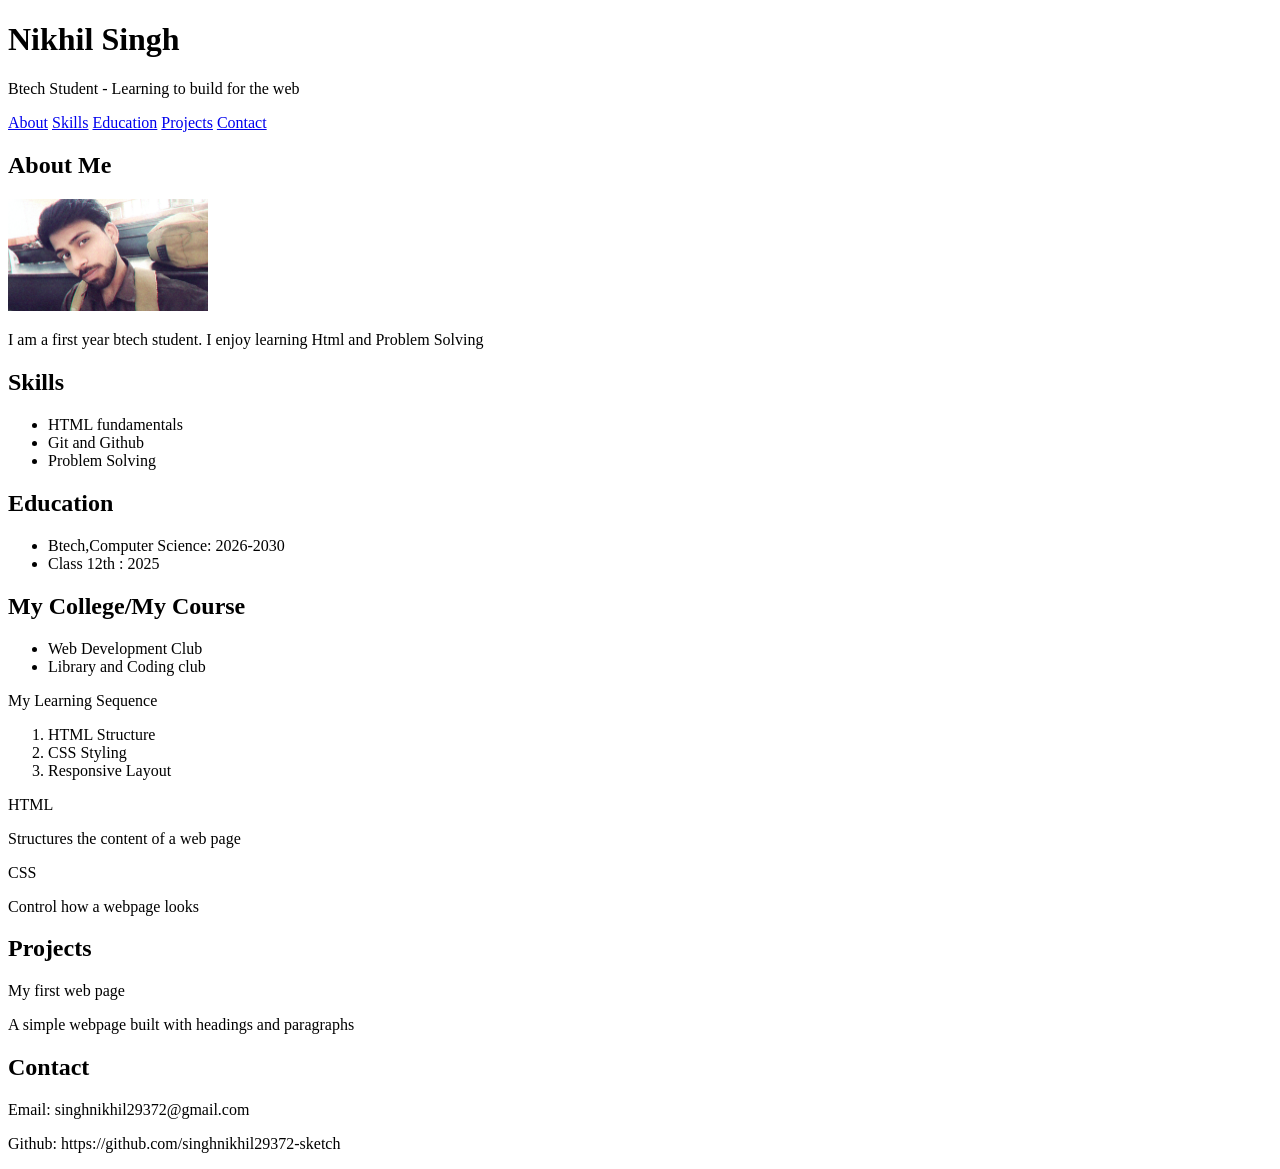
<file: Assignment-1/index.html>
<!DOCTYPE html>
<html lang="en">
<head>
    <meta charset="UTF-8">
    <meta name="viewport" content="width=device-width, initial-scale=1.0">
    <title>Portfolio </title>
</head>
<body>
    <header>
    <h1>Nikhil Singh </h1>

    <p>Btech Student - Learning to build for the web</p>
    <nav>
        <a href="#about">About</a>
        <a href="#skills">Skills</a>
        <a href="#education">Education</a>
        <a href="#projects">Projects</a>
        <a href="#contact">Contact</a>


    </nav>
</header>
<main>
    <section id ="about">
    <h2>About Me</h2>
    <img src="myimage.jpeg" alt="MyPhpto" width="200px">

    
    <p>I am a first year btech student. I enjoy learning Html and Problem Solving</p>
    </section>
    <section id ="skills" >
    <h2>Skills</h2>
    <ul>
        <li> HTML fundamentals</li>
        <li> Git and Github</li>
        <li>Problem Solving</li>
    </ul>
    </section>
    <section id ="education">
    <h2>Education</h2>
    <ul>
        <li>Btech,Computer Science: 2026-2030</li>
        <li>Class 12th : 2025</li>
    </ul>
</section>
<section>
    <h2>My College/My Course</h2>
    <ul>
        <li>Web Development Club</li>
        <li>Library and Coding club</li>
    </ul>
    <p>My Learning Sequence</p>
    <ol>
        <li>HTML Structure</li>
        <li>CSS Styling</li>
        <li>Responsive Layout</li>
    </ol>
    <dl>
        <dt>HTML</dt>
        <dl> Structures the content of a web page</dl>
        <dt>CSS</dt>
        <dl> Control how a webpage looks</dl>
    </dl>
</section>
<section id ="projects">
    <h2>Projects</h2>

    <p>My first web page</p>
    <p>A simple webpage built with headings and paragraphs</p>
    </section>
</main>
<footer id ="contact">
    <h2>Contact</h2>
    <p>Email: singhnikhil29372@gmail.com</p>
    <p>Github: https://github.com/singhnikhil29372-sketch</p>
    </footer>
</body>
</html>
</file>
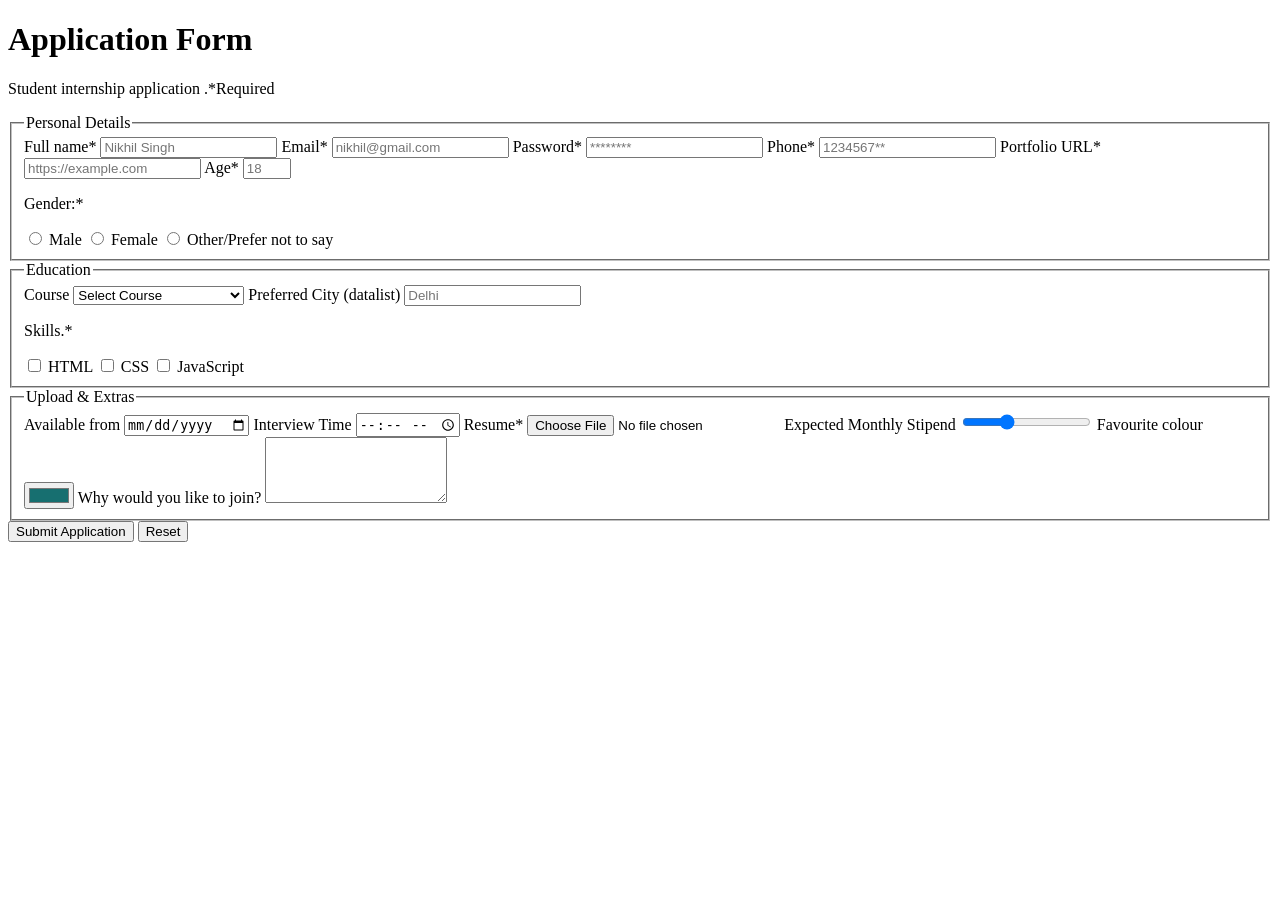
<file: Assignment-2/index.html>
<!DOCTYPE html>
<html lang="en">
<head>
    <meta charset="UTF-8">
    <meta name="viewport" content="width=device-width, initial-scale=1.0">
    <title>Student internship job</title>
</head>
<body>
    <h1>Application Form</h1>
    <p>Student internship application .*Required</p>
    <form id="applicationForm">
        <fieldset>
            <!--Personal Details-->
            <legend>Personal Details</legend>
        <label for="name"> Full name*</label>
        <input type="text" id="name" placeholder="Nikhil Singh" required/>

        <label for="email">Email*</label>
        <input type="email" id="email"  placeholder="nikhil@gmail.com" required/>

        <label for="pass">Password*</label>
        <input type="password" id="pass" placeholder="********" required/>

        <label for="phone">Phone*</label>
        <input id="phone"  type="tel" placeholder="1234567**" pattern="[0-9]{10}" required/>

        <label for="url">Portfolio URL*</label>
        <input type="url" id="url" placeholder="https://example.com" required/>

        <label for="age">Age*</label>

        <input type="number" id="age" min="18" max="90" placeholder="18" required/>


       <p> Gender:*</p>
        <input id="male" type="radio" name="gender" value="male" required> 
        <label for="male">Male</label>
        <input id="female" type="radio" name="gender" value="Female" required> 
        <label for="female">Female</label>
        <input id="other" type="radio" name="gender" value="other/prefer not to say" required>
        <label for="other"> Other/Prefer not to say </label>

</fieldset>
<fieldset>
    <!--Education-->
    <legend>Education</legend>
    <label for="course" >Course</label>
    <select id="course" required>
        <option value="">Select Course</option>
        <option>Btech-Computer Science</option>
    <option>BCA</option>
    <option>MCA</option>
    <option>BBA</option>


    </select>

    <label for="city">Preferred City (datalist)</label>
            <input type="text" id="city" list="cities" placeholder="Delhi">

            <datalist id="cities">
                <option value="Delhi">
                <option value="Noida">
                <option value="Mumbai">
                <option value="Bangalore">
                <option value="Lucknow">
            </datalist>

            <p>Skills.*</p>
            <input type="checkbox" id="html" value="HTML"/>
            <label for="html">HTML</label>
            <input type="checkbox" id="css" value="CSS"/>
            <label for="css">CSS</label>
            <input type="checkbox" id="js" value="JavaScript"/>
            <label for="js">JavaScript</label>

</fieldset>
<fieldset>
    <legend>Upload & Extras</legend>
    <label for="av">Available from</label>
    <input type="date" id="av" placeholder="15/11/2026"/>

    <label for="time">Interview Time</label>
    <input id="time" type="time" placeholder="10:30 pm"/>

    <label for="resume">Resume*</label>
    <input id="resume" type="file" required/>

    <label for="stipend">Expected Monthly Stipend</label>
    <input id="stipend" type="range" min="5000" max="20000" step="1000" value="10000"/>

    <label for="color">Favourite colour</label>
    <input type="color" id="color" value="#176f70">

    <label for="reason">Why would you like to join?</label>
    <textarea id="reason" rows="4" placeholder="Write your reason here"> </textarea>



</fieldset>
<button type="submit"> Submit Application </button>
<button type="reset">Reset</button>
    </form>
</body>
</html>
</file>
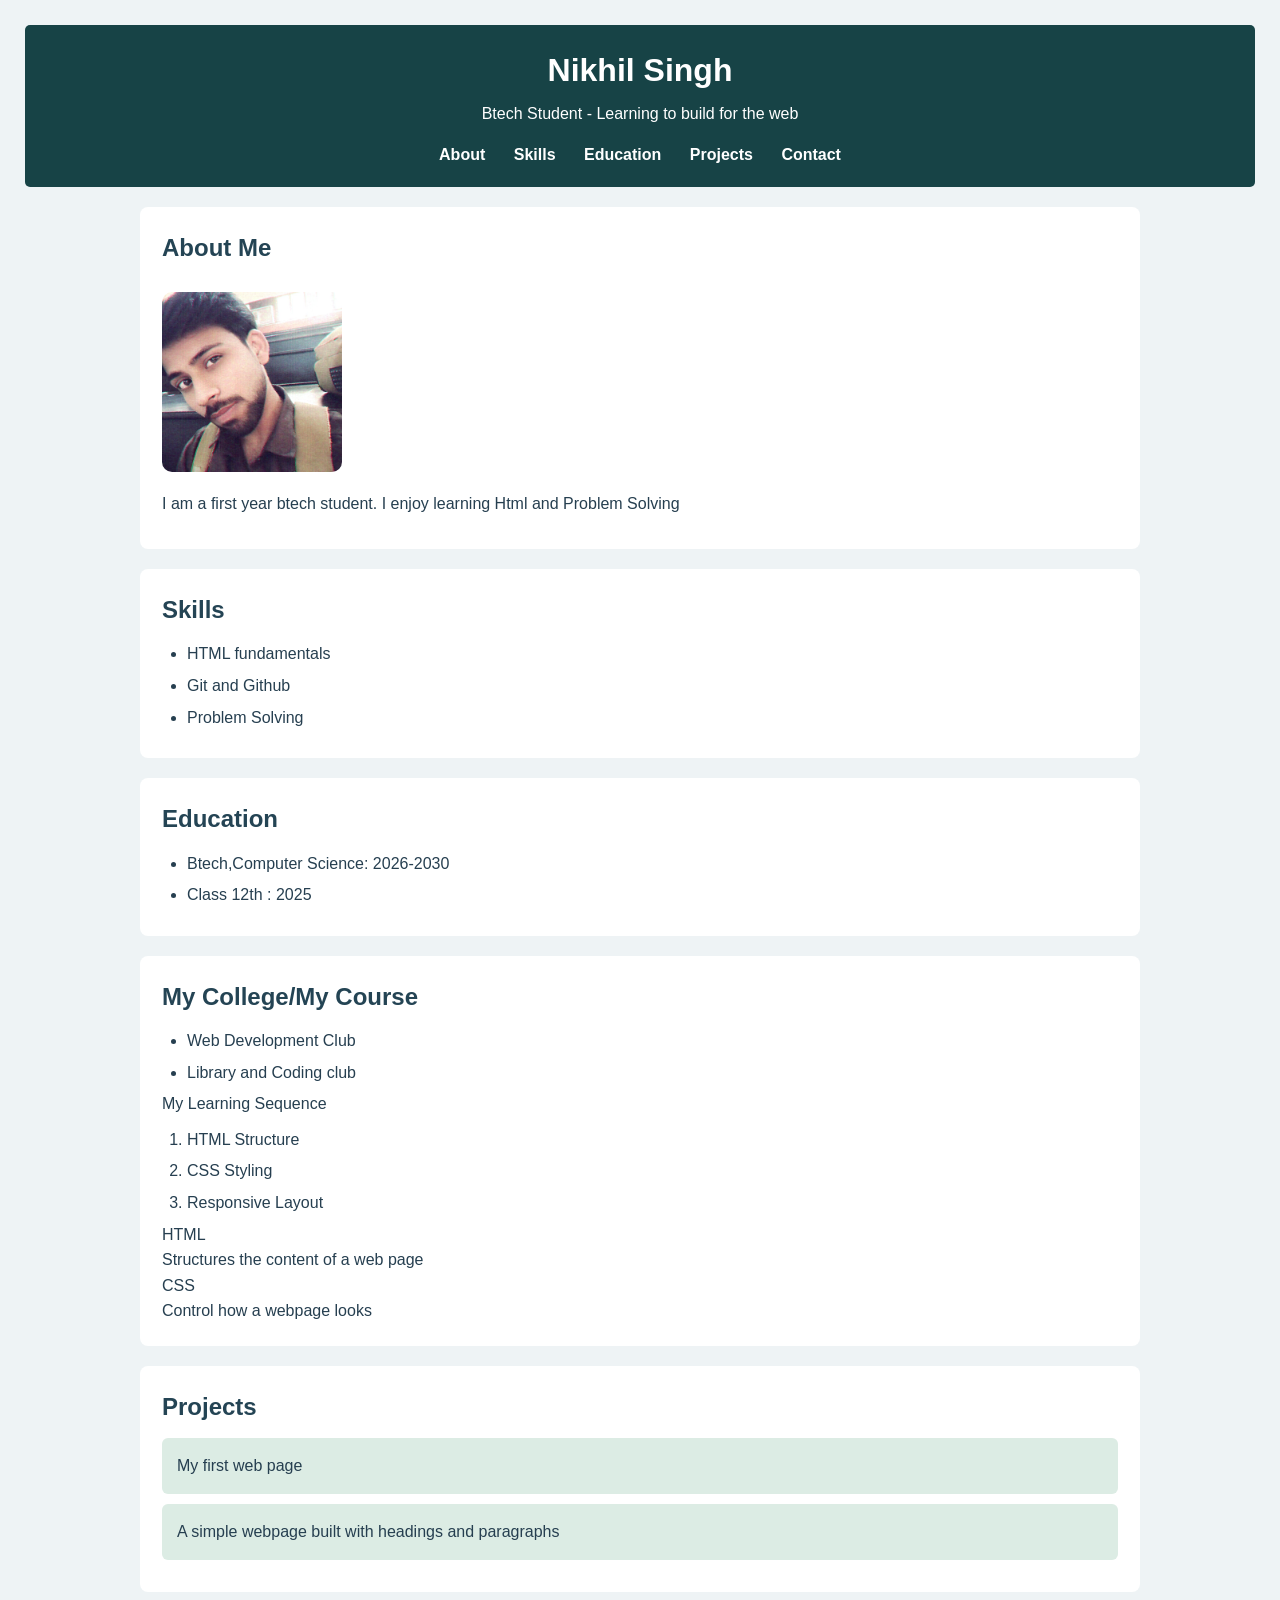
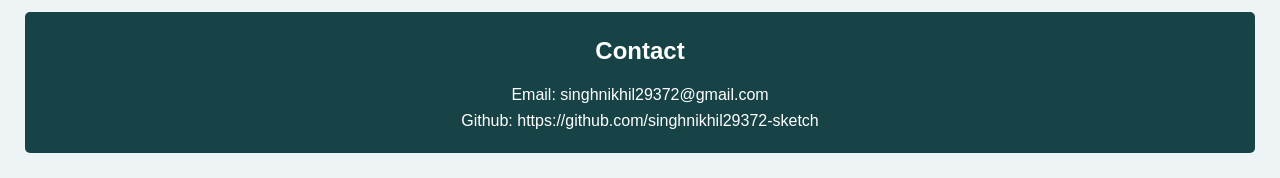
<file: Assignment-4/index.html>
<!DOCTYPE html>
<html lang="en">
<head>
    <meta charset="UTF-8">
    <meta name="viewport" content="width=device-width, initial-scale=1.0">
    <title>Portfolio - Stage 6</title>
  <link rel="stylesheet" href="style.css" />
</head>
<body>
    <header>
    <h1>Nikhil Singh</h1>

    <p>Btech Student - Learning to build for the web</p>
    <nav>
        <a href="#about">About</a>
        <a href="#skills">Skills</a>
        <a href="#education">Education</a>
        <a href="#projects">Projects</a>
        <a href="#contact">Contact</a>


    </nav>
</header>
<main>
    <section id ="about">
    <h2>About Me</h2>
    <img src= "myimage.jpeg" alt="MyPhpto" width="200px"/>
    <p>I am a first year btech student. I enjoy learning Html and Problem Solving</p>
    </section>
    <section id ="skills" >
    <h2>Skills</h2>
    <ul>
        <li> HTML fundamentals</li>
        <li> Git and Github</li>
        <li>Problem Solving</li>
    </ul>
    </section>
    <section id ="education">
    <h2>Education</h2>
    <ul>
        <li>Btech,Computer Science: 2026-2030</li>
        <li>Class 12th : 2025</li>
    </ul>
</section>
<section>
    <h2>My College/My Course</h2>
    <ul>
        <li>Web Development Club</li>
        <li>Library and Coding club</li>
    </ul>
    <p>My Learning Sequence</p>
    <ol>
        <li>HTML Structure</li>
        <li>CSS Styling</li>
        <li>Responsive Layout</li>
    </ol>
    <dl>
        <dt>HTML</dt>
        <dl> Structures the content of a web page</dl>
        <dt>CSS</dt>
        <dl> Control how a webpage looks</dl>
    </dl>
</section>
<section id ="projects">
    <h2>Projects</h2>

    <p>My first web page</p>
    <p>A simple webpage built with headings and paragraphs</p>
    </section>
</main>
<footer id ="contact">
    <h2>Contact</h2>
    <p>Email: singhnikhil29372@gmail.com</p>
    <p>Github: https://github.com/singhnikhil29372-sketch</p>
    </footer>
</body>
</html>
</file>
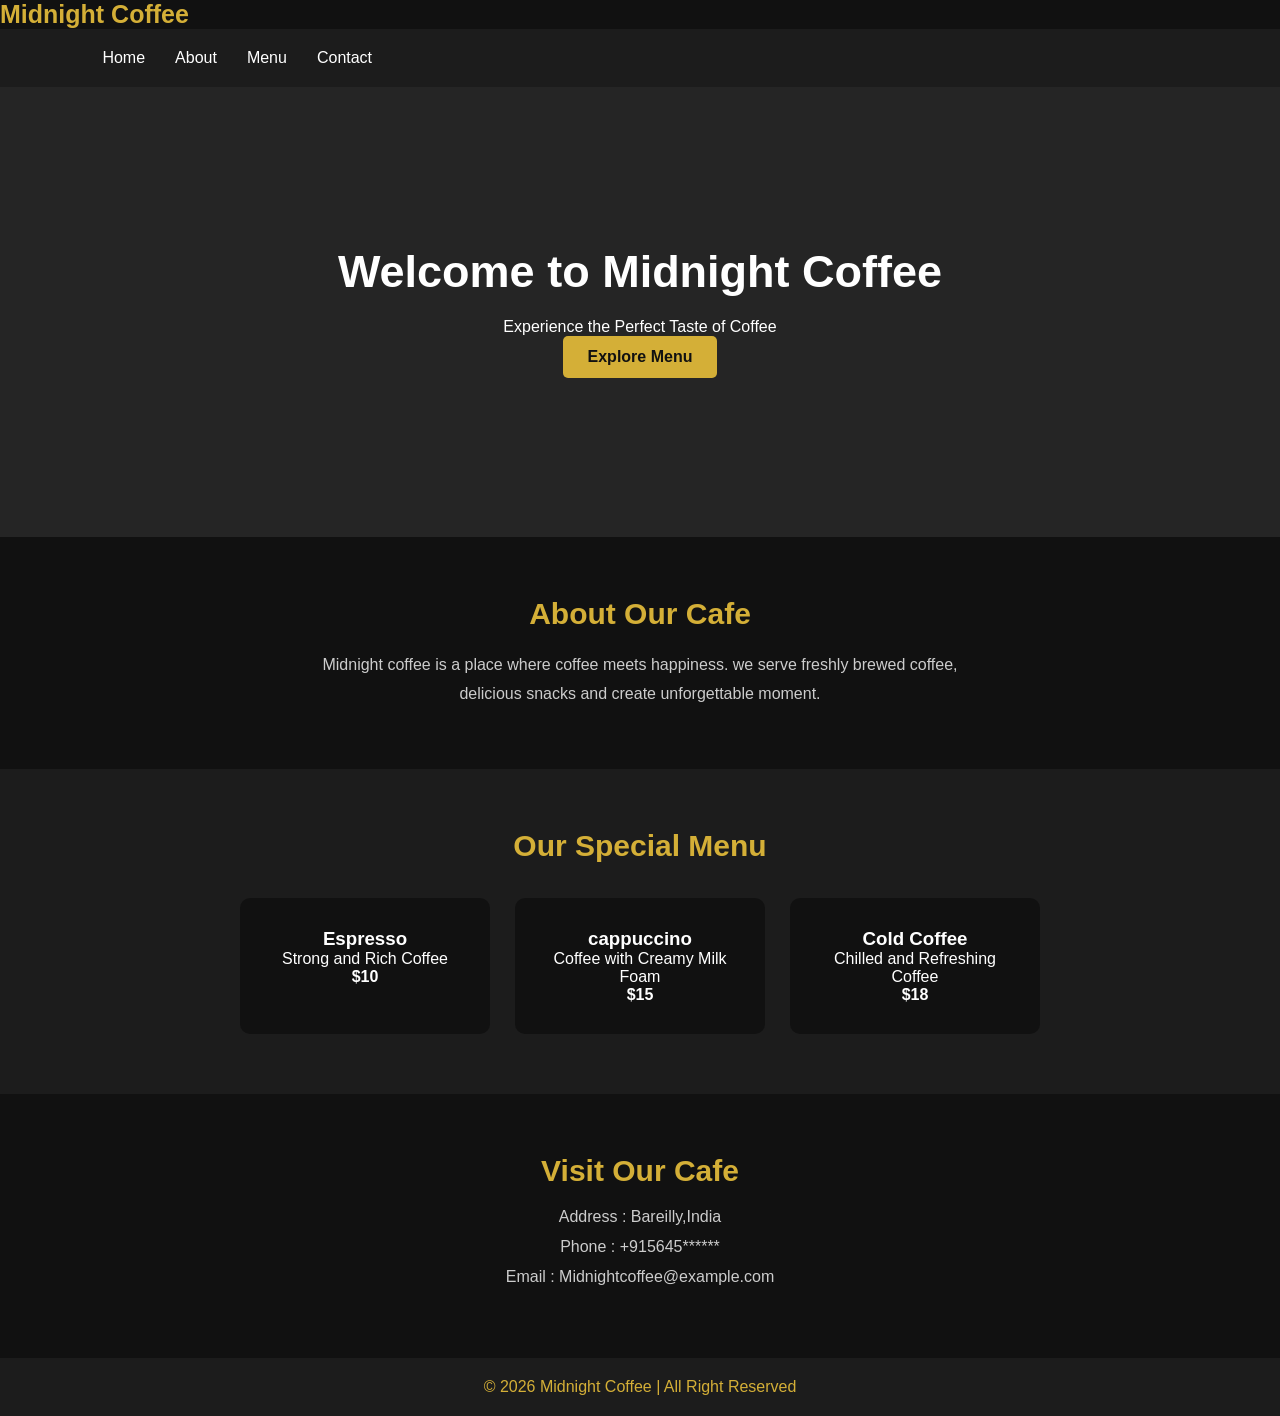
<file: Assignment-5/index.html>
<!DOCTYPE html>
<html lang="en">
<head>
  <meta charset="UTF-8">
  <meta name="viewport" content="width=device-width, initial-scale=1.0">
  <title>Midnight Coffee</title>
  <link rel="stylesheet" href="style.css">
</head>
<body>
  <header>
    <h1 class="logo">Midnight Coffee</h1>

    <nav class="navbar">
 <ul>
  <li><a href="#home">Home</a></li>
  <li><a href="#about">About</a></li>
  <li><a href="#menu">Menu</a></li>
  <li><a href="#contact">Contact</a></li>

 </ul>
    </nav>
  </header>
    <section class="hero" id="home">
      <div class="hero-content">
<h1>Welcome to <span>Midnight Coffee</span></h1>
<p>Experience the Perfect Taste of Coffee</p>
<a href="#menu" class="btn" >Explore Menu</a>
      </div>
    </section>
<section class="about" id="about">
  <h2>About Our Cafe</h2> 
  <p>
     Midnight coffee is a place where
coffee meets happiness.
                      we serve freshly brewed 
     coffee, delicious snacks
                          and create unforgettable moment.
  </p>


</section>
<section class="menu" id="menu"> 
  <h2>Our Special Menu</h2>
  <div class="menu-container">
    <div class="menu-card">
      <h3>Espresso</h3>
      <p>Strong and Rich Coffee</p>
      <h4>$10</h4>

    </div>
    <div class="menu-card">
      <h3>cappuccino</h2>
        <p>Coffee with Creamy Milk Foam</p>
        <h4>$15</h4>

    </div>
    <div class="menu-card">
      <h3>Cold Coffee</h2>
        <p>Chilled and Refreshing Coffee</p>
        <h4>$18</h4>

    </div>
     </div>

</section>
<section class="contact" id="contact">
  <h2> Visit Our Cafe</h2>
  <p>Address : Bareilly,India</p>
  <p>Phone : +915645******</p>
<p>Email : Midnightcoffee@example.com</p>

</section>
<footer>
  <p> &copy 2026 Midnight Coffee | All Right Reserved</p>
</footer>

</body>
</html>
</file>
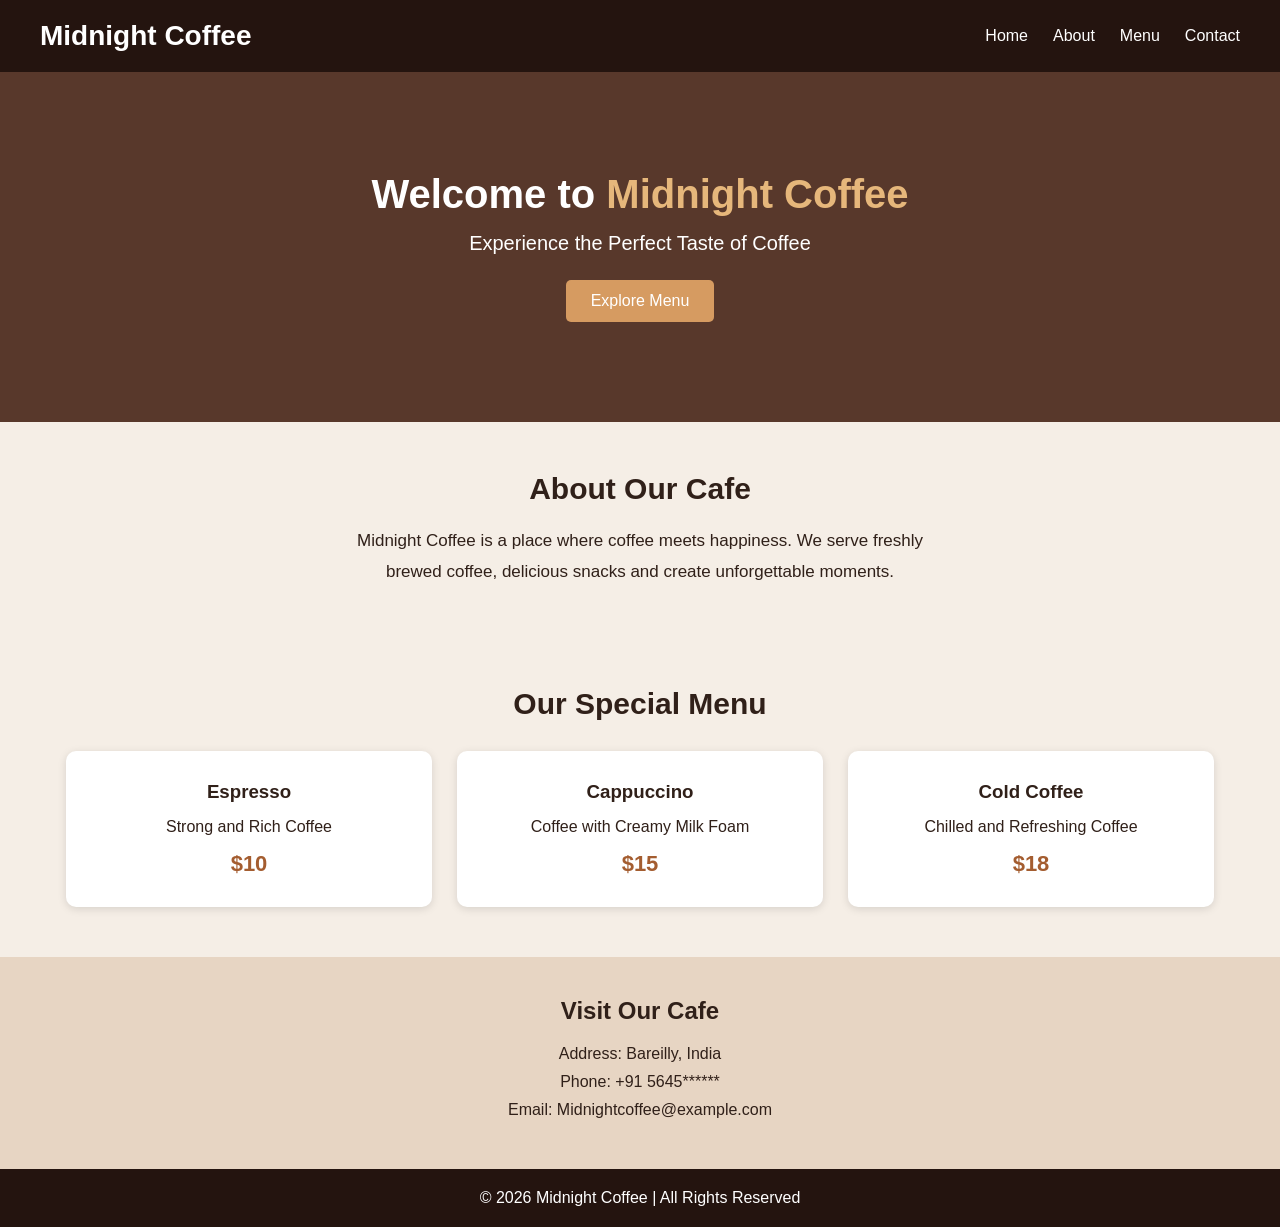
<file: Assignment-8/index.html>
<!DOCTYPE html>
<html lang="en">

<head>
    <meta charset="UTF-8">
    <meta name="viewport" content="width=device-width, initial-scale=1.0">

    <title>Midnight Coffee</title>

    <link rel="stylesheet" href="style.css">
</head>

<body>



    <header>

        <h1 class="logo">Midnight Coffee</h1>

        <nav class="navbar">
            <ul>
                <li><a href="#home">Home</a></li>
                <li><a href="#about">About</a></li>
                <li><a href="#menu">Menu</a></li>
                <li><a href="#contact">Contact</a></li>
            </ul>
        </nav>

    </header>



    <section class="hero" id="home">

        <div class="hero-content">

            <h1>Welcome to <span>Midnight Coffee</span></h1>

            <p>Experience the Perfect Taste of Coffee</p>

            <a href="#menu" class="btn">Explore Menu</a>

        </div>

    </section>



    <section class="about" id="about">

        <h2>About Our Cafe</h2>

        <p>
            Midnight Coffee is a place where
            coffee meets happiness. We serve
            freshly brewed coffee, delicious snacks
            and create unforgettable moments.
        </p>

    </section>



    <section class="menu" id="menu">

        <h2>Our Special Menu</h2>

        <div class="menu-container">

            <div class="menu-card">
                <h3>Espresso</h3>
                <p>Strong and Rich Coffee</p>
                <h4>$10</h4>
            </div>

            <div class="menu-card">
                <h3>Cappuccino</h3>
                <p>Coffee with Creamy Milk Foam</p>
                <h4>$15</h4>
            </div>

            <div class="menu-card">
                <h3>Cold Coffee</h3>
                <p>Chilled and Refreshing Coffee</p>
                <h4>$18</h4>
            </div>

        </div>

    </section>



    <section class="contact" id="contact">

        <h2>Visit Our Cafe</h2>

        <p>Address: Bareilly, India</p>

        <p>Phone: +91 5645******</p>

        <p>Email: Midnightcoffee@example.com</p>

    </section>



    <footer>

        <p>&copy; 2026 Midnight Coffee | All Rights Reserved</p>

    </footer>

</body>
</html>
</file>
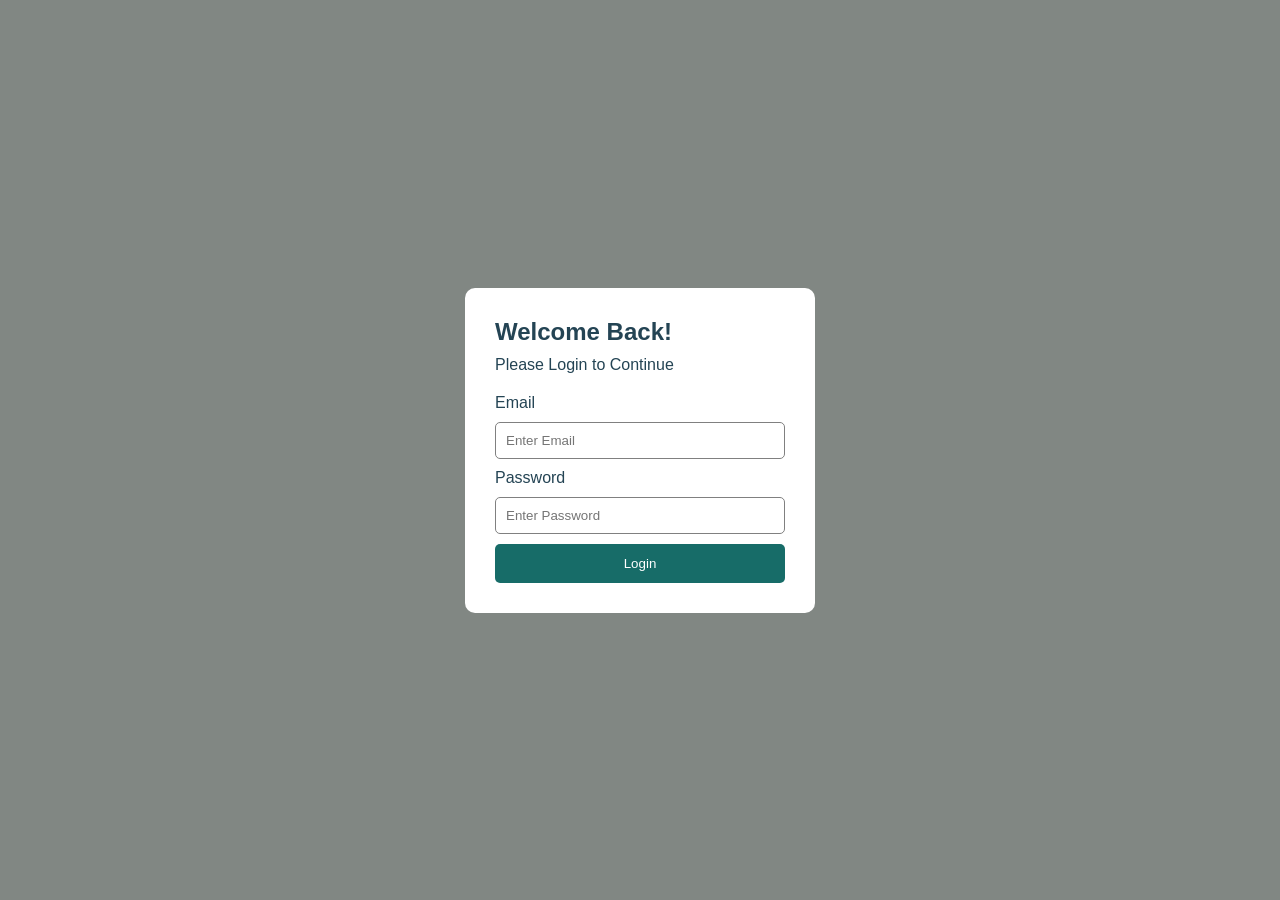
<file: Assignment-6/login.html>
<!DOCTYPE html>
<html>
<head>
    <title>Login Page</title>
    <link rel="stylesheet" href="style.css">
</head>
<body class="login-page">

<div class="login-box">
    <h2>Welcome Back!</h2>
    <p>Please Login to Continue</p>

    <form>
        <label>Email</label>
        <input type="email" placeholder="Enter Email">

        <label>Password</label>
        <input type="password" placeholder="Enter Password">

        <button type="submit">Login</button>
    </form>
</div>

</body>
</html>
</file>
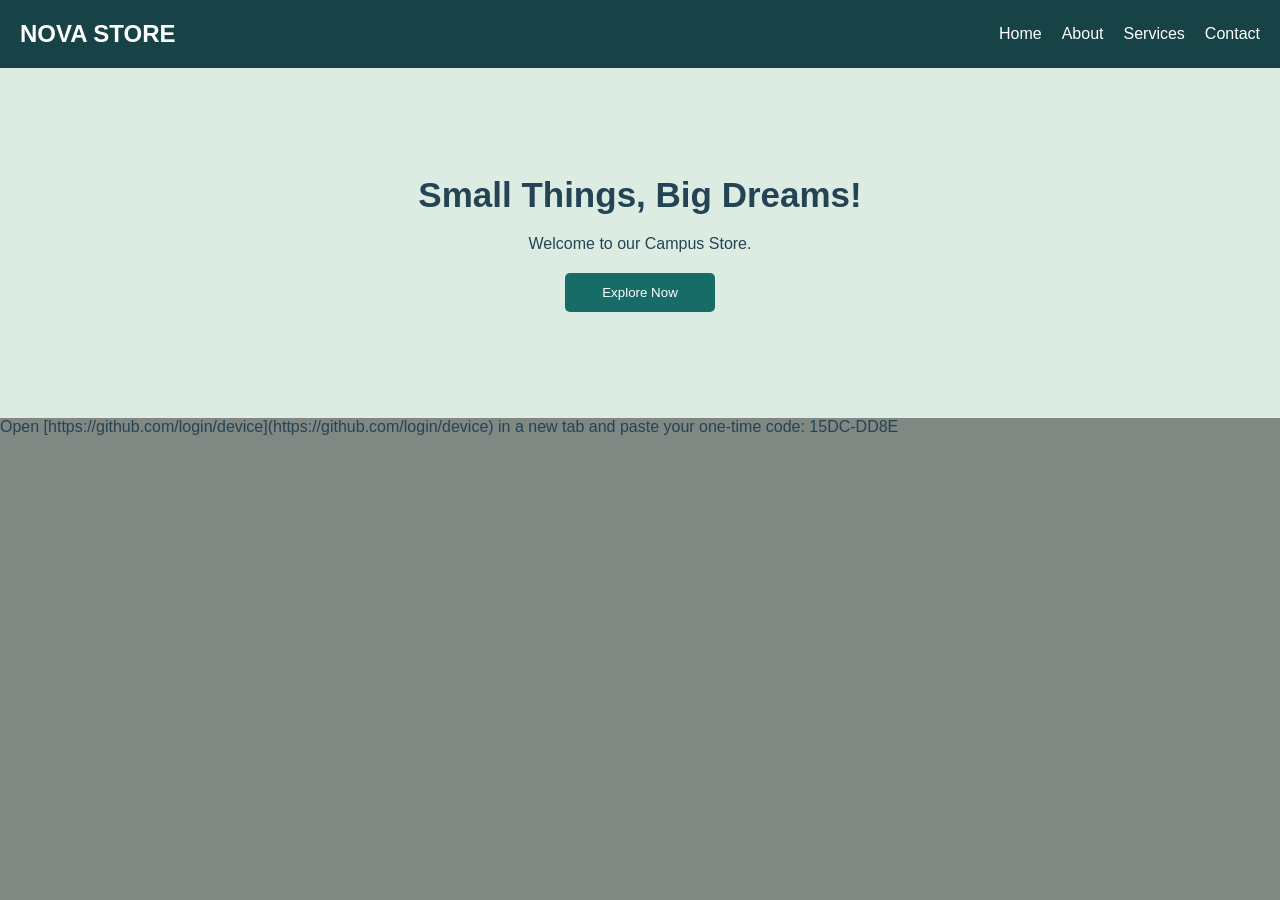
<file: Assignment-6/nav.html>
<!DOCTYPE html>
<html>
<head>
    <title>Campus Store</title>
    <link rel="stylesheet" href="style.css">
</head>
<body>

<header class="store-nav">
    <h2>NOVA STORE</h2>

    <nav>
        <a href="#">Home</a>
        <a href="#">About</a>
        <a href="#">Services</a>
        <a href="#">Contact</a>
    </nav>
</header>

<section class="hero">
    <h1>Small Things, Big Dreams!</h1>

    <p>Welcome to our Campus Store.</p>

    <button>Explore Now</button>
</section>

</body>
</html>
Open [https://github.com/login/device](https://github.com/login/device) in a new tab and paste your one-time code: 15DC-DD8E
</file>
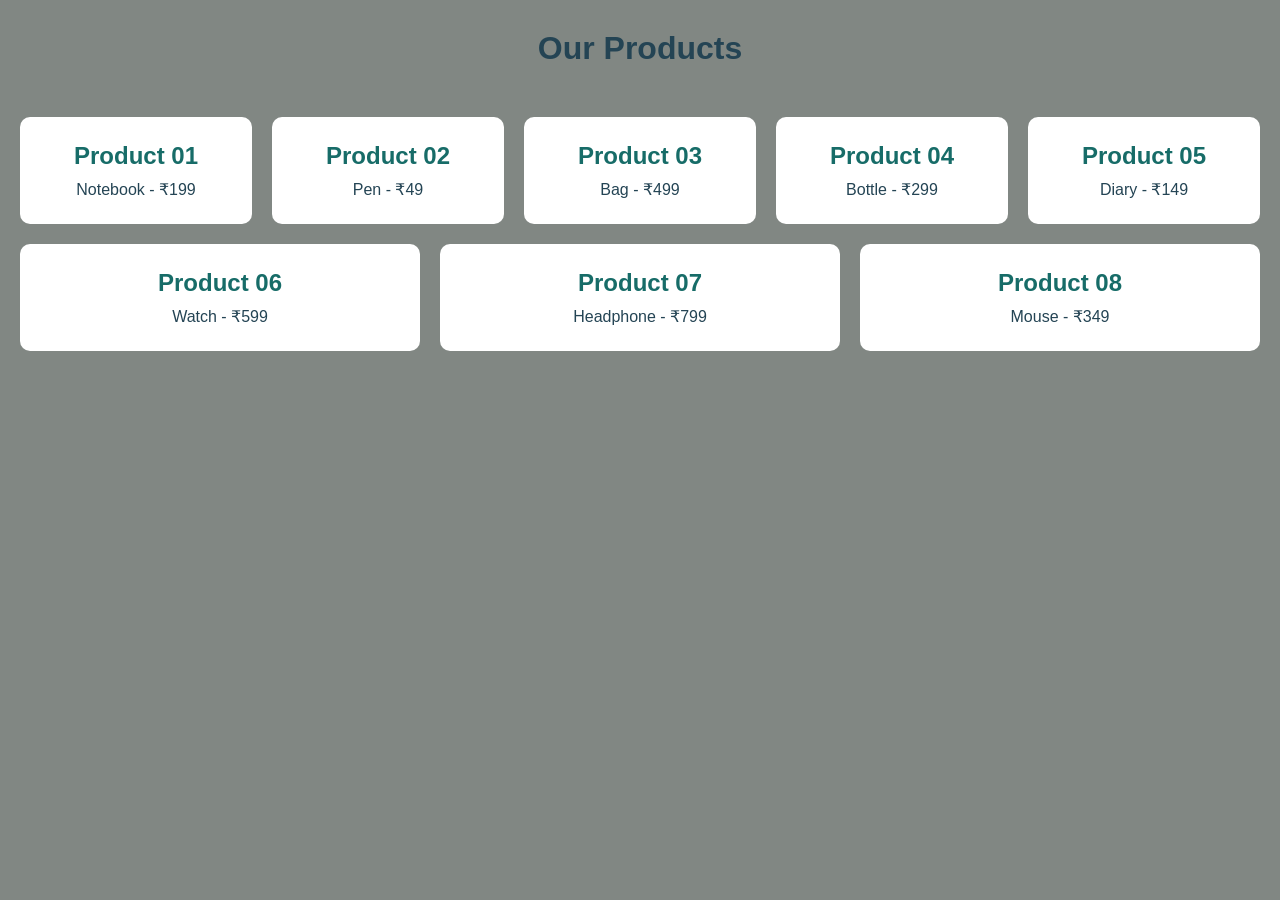
<file: Assignment-6/product.html>
<!DOCTYPE html>
<html>
<head>
    <title>Our Products</title>
    <link rel="stylesheet" href="style.css">
</head>
<body>

<h1 class="heading">Our Products</h1>

<div class="products">

    <div class="card">
        <h2>Product 01</h2>
        <p>Notebook - ₹199</p>
    </div>

    <div class="card">
        <h2>Product 02</h2>
        <p>Pen - ₹49</p>
    </div>

    <div class="card">
        <h2>Product 03</h2>
        <p>Bag - ₹499</p>
    </div>

    <div class="card">
        <h2>Product 04</h2>
        <p>Bottle - ₹299</p>
    </div>

    <div class="card">
        <h2>Product 05</h2>
        <p>Diary - ₹149</p>
    </div>

    <div class="card">
        <h2>Product 06</h2>
        <p>Watch - ₹599</p>
    </div>

    <div class="card">
        <h2>Product 07</h2>
        <p>Headphone - ₹799</p>
    </div>

    <div class="card">
        <h2>Product 08</h2>
        <p>Mouse - ₹349</p>
    </div>

</div>

</body>
</html>
</file>
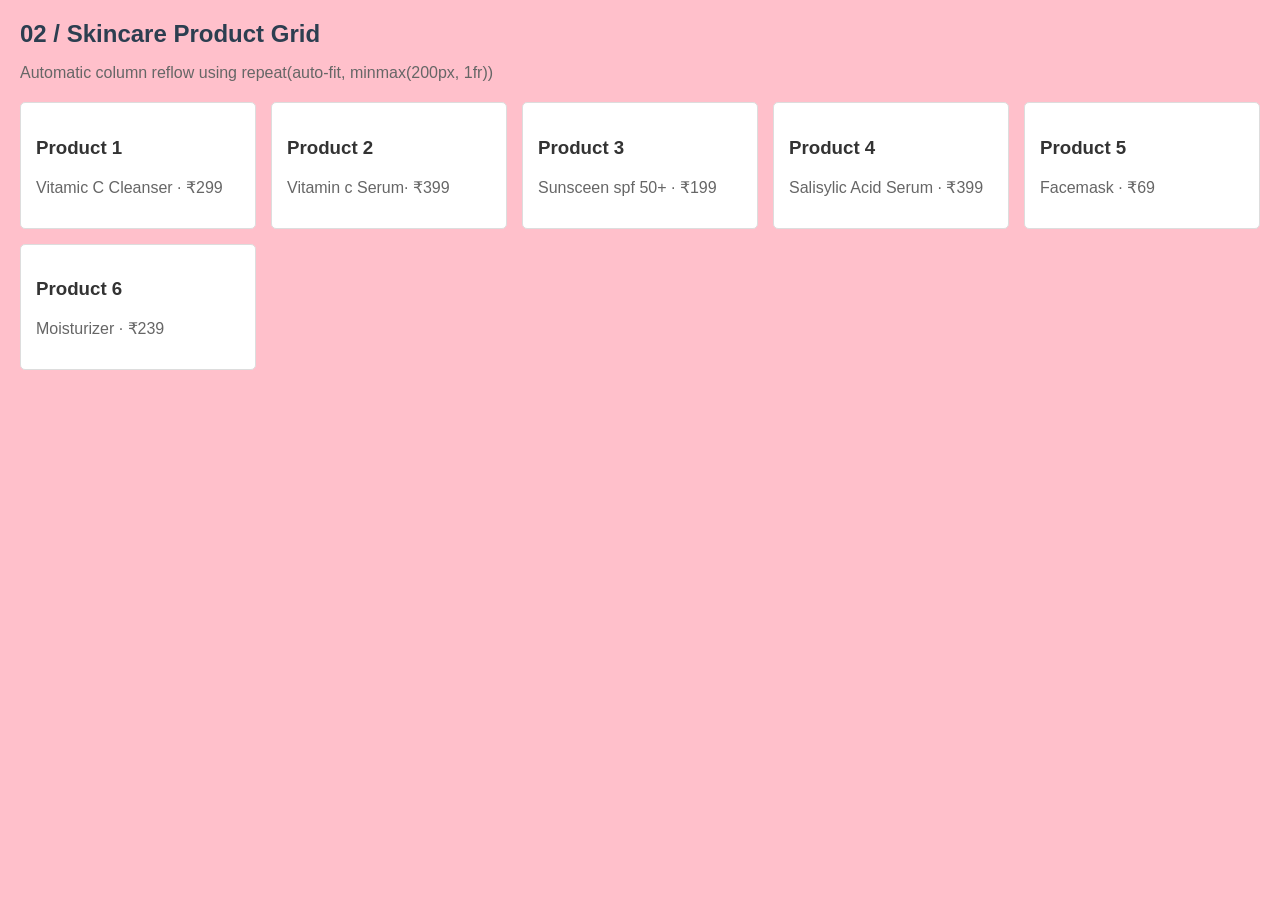
<file: Assignment-7/product.html>
<!DOCTYPE html>
<html lang="en">
<head>
    <meta charset="UTF-8">
    <title>Product Grid</title>
    <link rel="stylesheet" href="product.css">
</head>
<body>

    <h1>02 / Skincare Product Grid</h1>
    <p>Automatic column reflow using repeat(auto-fit, minmax(200px, 1fr))</p>

    <div class="product-grid">
        <div class="product-card">
            <h3>Product 1</h3>
            <p>Vitamic C Cleanser · ₹299</p>
        </div>
        <div class="product-card">
            <h3>Product 2</h3>
            <p> Vitamin c Serum· ₹399</p>
        </div>
        <div class="product-card">
            <h3>Product 3</h3>
            <p>Sunsceen spf 50+ · ₹199</p>
        </div>
        <div class="product-card">
            <h3>Product 4</h3>
            <p>Salisylic Acid Serum · ₹399</p>
        </div>
        <div class="product-card">
            <h3>Product 5</h3>
            <p>Facemask · ₹69</p>
        </div>
        <div class="product-card">
            <h3>Product 6</h3>
            <p>Moisturizer · ₹239</p>
        </div>
    </div>

</body>
</html>
</file>
<file: Assignment-4/style.css>
/* General Styling */
* {
    margin: 0;
    padding: 0;
    box-sizing: border-box;
}

body {
    font-family: Arial, sans-serif;
    background-color: #eef3f5;
    color: #263f50;
    line-height: 1.6;
    padding: 25px;
}

/* Header */
header {
    background-color: #174346;
    color: white;
    padding: 20px;
    text-align: center;
    border-radius: 5px;
}

header h1 {
    font-size: 32px;
    margin-bottom: 5px;
}

header p {
    margin-bottom: 15px;
}

/* Navigation */
nav {
    margin-top: 15px;
}

nav a {
    color: white;
    text-decoration: none;
    margin: 0 12px;
    font-weight: bold;
}

nav a:hover {
    color: #a9d5c4;
}

/* Main Sections */
main {
    max-width: 1000px;
    margin: auto;
}

section {
    background-color: white;
    margin: 20px 0;
    padding: 22px;
    border-radius: 8px;
}

h2 {
    color: #244454;
    margin-bottom: 12px;
}

section p {
    margin-bottom: 10px;
}

/* Profile Image */
#about img {
    width: 180px;
    height: 180px;
    object-fit: cover;
    border-radius: 10px;
    margin: 12px 0;
}

/* Lists */
ul, ol {
    padding-left: 25px;
}

li {
    margin-bottom: 6px;
}

/* Projects */
#projects p {
    background-color: #dcece4;
    padding: 15px;
    margin: 10px 0;
    border-radius: 6px;
}

/* Footer */
footer {
    background-color: #174346;
    color: white;
    text-align: center;
    padding: 20px;
    border-radius: 5px;
}

footer h2 {
    color: white;
}

/* Responsive Design */
@media (max-width: 600px) {
    body {
        padding: 10px;
    }

    header h1 {
        font-size: 25px;
    }

    nav a {
        display: inline-block;
        margin: 5px;
    }

    section {
        padding: 15px;
    }

    #about img {
        width: 140px;
        height: 140px;
    }
}
</file>
<file: Assignment-5/style.css>
:root{
    --black:#111111;
    --dark:#1c1c1c;
    --gold:#d4af37;
    --white:#ffffff;
    --gray:#cccccc;

}
*{
    margin:0;
    padding:0;
    box-sizing:border-box;
}
body{
    background-color: var(--black);
    color:var(--white);
    font-family: Arial, sans-serif;
}
.navbar{
    display: flex;
    justify-content: space-between;
    align-items: center;
    padding:20px 8%;
    background-color: var(--dark);
}
.logo{
    color:var(--gold);
    font-size:25px;
}
.navbar ul{
    display:flex;
    list-style: none;
    gap:30px;
}
.navbar ul li a{
    color:var(--white);
    text-decoration: none;
}
.hero{
    height:450px;
    display:flex;
    justify-content: center;
    align-items: center;
    text-align: center;
    background-color: #252525;
}
.hero-content h1{
    font-size: 45px;
    margin-bottom: 20px;
}
.hero content span{
    color:var(--gold);
}
.hero content p{
    color:var(--gray);
    font-size:18px;
    margin-bottom: 30px;
}
.btn{


    display: inline-block;
    background-color: var(--gold);
    color:var(--black);
    padding:12px 25px;
    text-decoration: none;
    border-radius: 5px;
    font-weight: bold;

}
.about{
    padding:60px 10%;
    text-align: center;

}
.about h2,
.menu h2,
.contact h2{
    color:var(--gold);
    font-size: 30px;
    margin-bottom: 20px;
}
.about p{
    color:var(--gray);
    line-height: 1.8;
    max-width: 700px;
    margin:auto;

}
.menu{
    padding:60px 8%;
    text-align: center;
    background-color: var(--dark);

}
.menu-container{
    display: flex;
    justify-content: center;
    gap:25px;
    margin-top: 35px;

}
.menu-card{
    background-color: var(--black);
    border:solid 1opx var(--gold);
    padding:30px 20px;
    width:250px;
    border-radius: 10px;
}
.menucard p{
    color:var(--gold);
    font-size: 22px;

}
.contact{
    padding: 60px 20px;
    text-align: center;
}
.contact p{
    color:var(--gray);
    margin:12px;

}
footer{
    background-color: var(--dark) ;
    text-align: center;
    padding: 20px;
    color: var(--gold);
}
</file>
<file: Assignment-8/style.css>
* {
    margin: 0;
    padding: 0;
    box-sizing: border-box;
}

body {
    font-family: Arial, sans-serif;
    background-color: #f5eee6;
    color: #302019;
}


header {
    background-color: #24140f;
    color: white;
    padding: 20px 40px;

    display: flex;
    justify-content: space-between;
    align-items: center;
}

.logo {
    font-size: 28px;
}

.navbar ul {
    display: flex;
    list-style: none;
    gap: 25px;
}

.navbar a {
    color: white;
    text-decoration: none;
    font-size: 16px;
}



.hero {
    background-color: #58382b;
    color: white;
    text-align: center;
    padding: 100px 20px;
}

.hero h1 {
    font-size: 40px;
    margin-bottom: 15px;
}

.hero span {
    color: #e6b77b;
}

.hero p {
    font-size: 20px;
    margin-bottom: 25px;
}

.btn {
    display: inline-block;
    background-color: #d69b61;
    color: white;
    padding: 12px 25px;
    text-decoration: none;
    border-radius: 5px;
}


.about {
    text-align: center;
    padding: 50px 20px;
}

.about h2 {
    font-size: 30px;
    margin-bottom: 20px;
}

.about p {
    font-size: 17px;
    line-height: 1.8;
    max-width: 600px;
    margin: auto;
}



.menu {
    text-align: center;
    padding: 50px 30px;
}

.menu h2 {
    font-size: 30px;
    margin-bottom: 30px;
}

.menu-container {
    display: flex;
    justify-content: center;
    gap: 25px;
}

.menu-card {
    background-color: white;
    padding: 30px;
    width: 30%;
    border-radius: 10px;
    box-shadow: 0 2px 8px #00000020;
}

.menu-card h3 {
    margin-bottom: 15px;
}

.menu-card p {
    margin-bottom: 15px;
}

.menu-card h4 {
    color: #a45d30;
    font-size: 22px;
}


.contact {
    background-color: #e7d5c3;
    text-align: center;
    padding: 40px 20px;
}

.contact h2 {
    margin-bottom: 20px;
}

.contact p {
    margin: 10px;
}



footer {
    background-color: #24140f;
    color: white;
    text-align: center;
    padding: 20px;
}


@media (max-width: 768px) {

    header {
        flex-direction: column;
        gap: 20px;
    }

    .menu-container {
        flex-wrap: wrap;
    }

    .menu-card {
        width: 45%;
    }

    .hero h1 {
        font-size: 32px;
    }

}



@media (max-width: 480px) {

    header {
        padding: 20px 10px;
    }

    .logo {
        font-size: 24px;
        text-align: center;
    }

    .navbar ul {
        flex-direction: column;
        text-align: center;
        gap: 12px;
    }

    .hero {
        padding: 60px 15px;
    }

    .hero h1 {
        font-size: 27px;
    }

    .hero p {
        font-size: 16px;
    }

    .about {
        padding: 35px 15px;
    }

    .about h2,
    .menu h2 {
        font-size: 25px;
    }

    .menu {
        padding: 35px 15px;
    }

    .menu-container {
        flex-direction: column;
    }

    .menu-card {
        width: 100%;
    }

    .contact {
        padding: 30px 10px;
    }

    footer {
        font-size: 13px;
    }

}
</file>
<file: Assignment-6/style.css>
/* Basic CSS */
* {
    margin: 0;
    padding: 0;
    box-sizing: border-box;
}

body {
    font-family: Arial, sans-serif;
    background-color: #818783;
    color: #244454;
}

/* Menu Page */
.menu {
    background-color: #174346;
    color: white;
    padding: 20px;

    display: flex;
    justify-content: space-between;
    align-items: center;
}
header{
    display: flex;
    justify-content: space-between;
    align-items: center;
    padding: 15px 30px;
    background-color: pink;
}
nav {
    display: flex;
    gap: 20px;

}

nav a {
    color: white;
    text-decoration: none;
}

nav a:hover {
    color: orange;
}

/* Login Page */
.login-page {
    min-height: 100vh;

    display: flex;
    justify-content: center;
    align-items: center;
}

.login-box {
    background-color: white;
    width: 350px;
    padding: 30px;
    border-radius: 10px;
}

.login-box h2 {
    margin-bottom: 10px;
}

.login-box p {
    margin-bottom: 20px;
}

.login-box form {
    display: flex;
    flex-direction: column;
    gap: 10px;
}

input {
    padding: 10px;
    border: 1px solid gray;
    border-radius: 5px;
}

button {
    background-color: #176c68;
    color: white;
    padding: 12px;
    border: none;
    border-radius: 5px;
    cursor: pointer;
}

/* Products Page */
.heading {
    text-align: center;
    margin: 30px;
}

.products {
    display: flex;
    flex-wrap: wrap;
    gap: 20px;
    padding: 20px;
}

.card {
    background-color: white;
    padding: 25px;
    border-radius: 10px;
    flex-grow: 1;
    flex-basis: 200px;
    text-align: center;
}

.card h2 {
    margin-bottom: 10px;
    color: #176c68;
}

/* Navbar Hero Page */
.store-nav {
    background-color: #174346;
    color: white;
    padding: 20px;

    display: flex;
    justify-content: space-between;
    align-items: center;
}

.hero {
    background-color: #dcece3;
    min-height: 350px;
    padding: 50px;

    display: flex;
    flex-direction: column;
    justify-content: center;
    align-items: center;
    gap: 20px;
    text-align: center;
}

.hero h1 {
    font-size: 35px;
}

.hero button {
    width: 150px;
}

/* Mobile Responsive */
@media (max-width: 600px) {

    .menu, .store-nav {
        flex-direction: column;
        gap: 15px;
    }

    nav {
        flex-wrap: wrap;
        justify-content: center;
    }

    .hero h1 {
        font-size: 25px;
    }

    .login-box {
        width: 90%;
    }
}
</file>
<file: Assignment-7/product.css>
body {
    font-family: Arial, sans-serif;
    margin: 20px;
    background-color: pink;
    color: #333;
}

h1 {
    color: #2c3e50;
    font-size: 24px;
}

p {
    color: #666;
}

.product-grid {
    display: grid;
    grid-template-columns: repeat(auto-fit, minmax(200px, 1fr));
    gap: 15px;
    margin-top: 20px;
}

.product-card {
    background: #ffffff;
    padding: 15px;
    border: 1px solid #ddd;
    border-radius: 5px;
}
</file>
